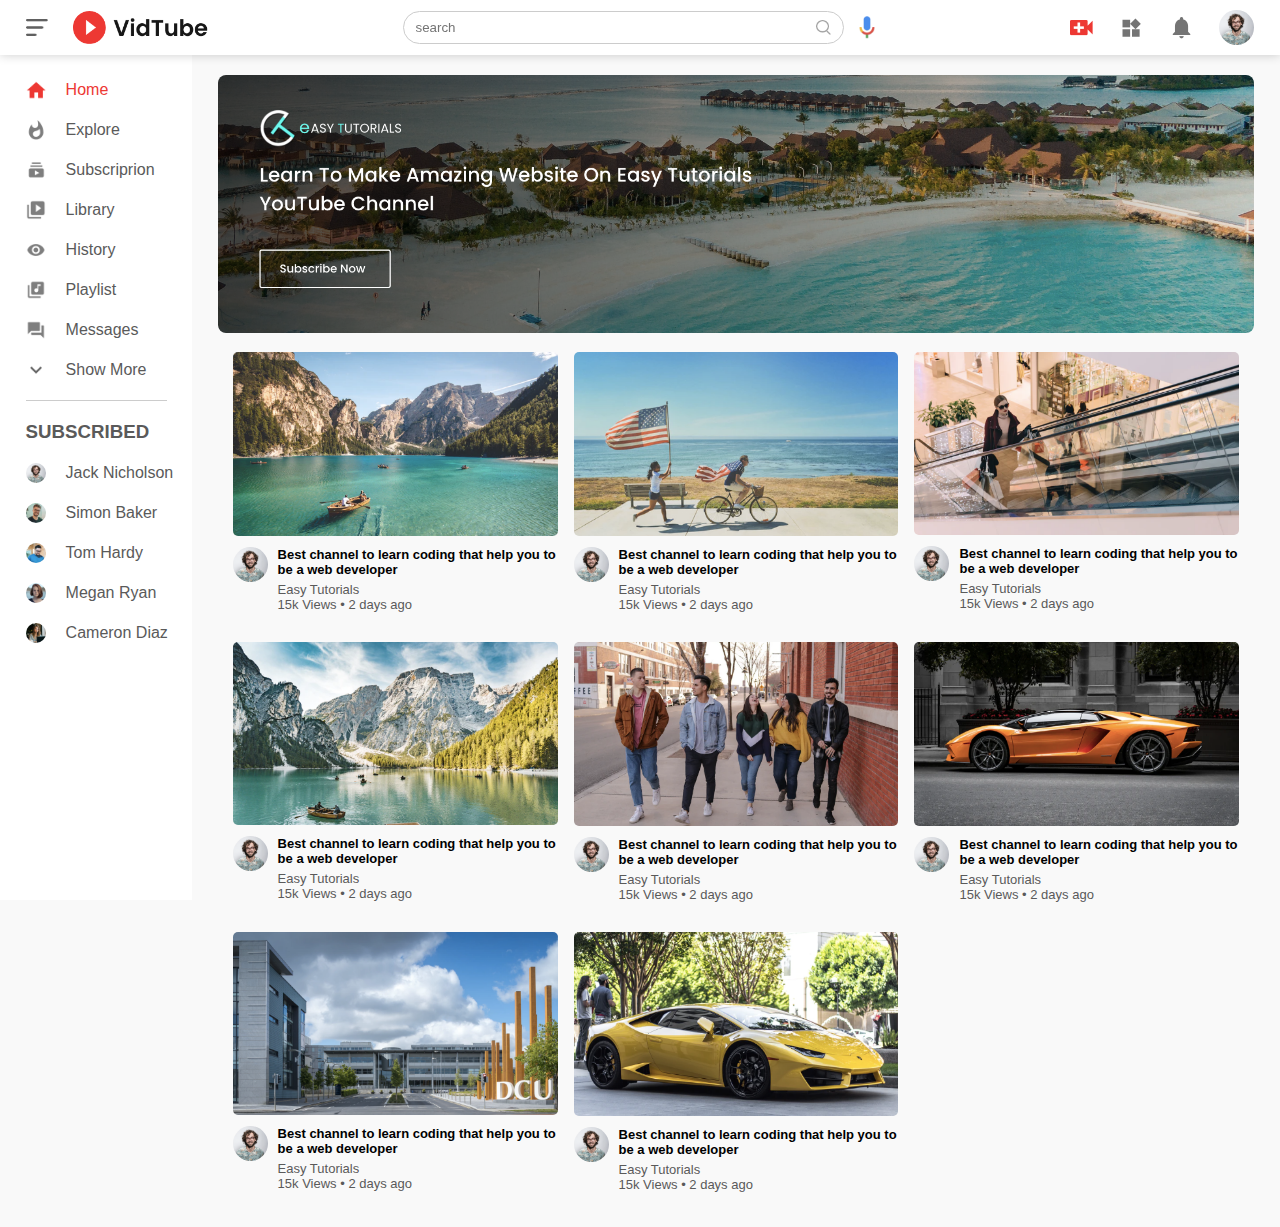
<file: index.html>
<!DOCTYPE html>
<html lang="en">
<head>
    <meta charset="UTF-8">
    <meta http-equiv="X-UA-Compatible" content="IE=edge">
    <meta name="viewport" content="width=device-width, initial-scale=1.0">
    <title>Youtube</title>
    <link rel="stylesheet" href="style.css">
</head>
<body>
    <nav class="flex-div">
        <div class="nav-left flex-div">
            <img src="images/menu.png" class="menu-icon" >
            <img src="images/logo.png" class="logo">
        </div>
        <div class="nav-middle flex-div">
            <div class="search-box flex-div">
                <input type="text" placeholder="search">
                <img src="images/search.png" alt="">
            </div>
            <img src="images/voice-search.png" class="mic-icon">
        </div> 
        <div class="nav-right flex-div">
            <img src="images/upload.png" alt="">
            <img src="images/more.png" alt="">
            <img src="images/notification.png" alt="">
            <img src="images/Jack.png" alt="" class="user-icon ">
        </div>
    </nav>

    <!-- -------------------------side bar----------------------------- -->
    <div class="sidebar">
        <div class="shortcut-links">
            <a href=""><img src="images/home.png" alt=""><p>Home</p></a>
            <a href=""><img src="images/explore.png" alt=""><p>Explore</p></a>
            <a href=""><img src="images/subscriprion.png" alt=""><p>Subscriprion</p></a>
            <a href=""><img src="images/library.png" alt=""><p>Library</p></a>
            <a href=""><img src="images/history.png" alt=""><p>History</p></a>
            <a href=""><img src="images/playlist.png" alt=""><p>Playlist</p></a>
            <a href=""><img src="images/messages.png" alt=""><p>Messages</p></a>
            <a href=""><img src="images/show-more.png" alt=""><p>Show More</p></a>
            <hr>
        </div>

        <div class="subscriber-list">
            <h3>SUBSCRIBED</h3>
            <a href=""><img src="images/Jack.png" alt=""><p>Jack Nicholson</p></a>
            <a href=""><img src="images/simon.png" alt=""><p>Simon Baker</p></a>
            <a href=""><img src="images/tom.png" alt=""><p>Tom Hardy</p></a>
            <a href=""><img src="images/megan.png" alt=""><p>Megan Ryan</p></a>
            <a href=""><img src="images/cameron.png" alt=""><p>Cameron Diaz</p></a>
        </div>
    </div>

    <!-- -------------------------main---------------------------------- -->
    <div class="container">
        <div class="banner">
            <img src="images/banner.png" alt="">
        </div>

        <div class="list-container">
            <div class="vid-list">
                <a href="play-video.html"><img src="images/thumbnail1.png" class="thumbnail"></a>
                <div class="flex-div">
                    <img src="images/Jack.png" alt="">
                    <div class="vid-info">
                        <a href="play-video.html">Best channel to learn coding that help you to be a web developer</a>
                        <p>Easy Tutorials</p>
                        <p>15k Views &bull; 2 days ago</p>
                    </div>
                </div>
            </div>
            <div class="vid-list">
                <a href=""><img src="images/thumbnail2.png" class="thumbnail"></a>
                <div class="flex-div">
                    <img src="images/Jack.png" alt="">
                    <div class="vid-info">
                        <a href="">Best channel to learn coding that help you to be a web developer</a>
                        <p>Easy Tutorials</p>
                        <p>15k Views &bull; 2 days ago</p>
                    </div>
                </div>
            </div>
            <div class="vid-list">
                <a href=""><img src="images/thumbnail3.png" class="thumbnail"></a>
                <div class="flex-div">
                    <img src="images/Jack.png" alt="">
                    <div class="vid-info">
                        <a href="">Best channel to learn coding that help you to be a web developer</a>
                        <p>Easy Tutorials</p>
                        <p>15k Views &bull; 2 days ago</p>
                    </div>
                </div>
            </div>
            <div class="vid-list">
                <a href=""><img src="images/thumbnail4.png" class="thumbnail"></a>
                <div class="flex-div">
                    <img src="images/Jack.png" alt="">
                    <div class="vid-info">
                        <a href="">Best channel to learn coding that help you to be a web developer</a>
                        <p>Easy Tutorials</p>
                        <p>15k Views &bull; 2 days ago</p>
                    </div>
                </div>
            </div>
            <div class="vid-list">
                <a href=""><img src="images/thumbnail5.png" class="thumbnail"></a>
                <div class="flex-div">
                    <img src="images/Jack.png" alt="">
                    <div class="vid-info">
                        <a href="">Best channel to learn coding that help you to be a web developer</a>
                        <p>Easy Tutorials</p>
                        <p>15k Views &bull; 2 days ago</p>
                    </div>
                </div>
            </div>
            <div class="vid-list">
                <a href=""><img src="images/thumbnail6.png" class="thumbnail"></a>
                <div class="flex-div">
                    <img src="images/Jack.png" alt="">
                    <div class="vid-info">
                        <a href="">Best channel to learn coding that help you to be a web developer</a>
                        <p>Easy Tutorials</p>
                        <p>15k Views &bull; 2 days ago</p>
                    </div>
                </div>
            </div>
            <div class="vid-list">
                <a href=""><img src="images/thumbnail7.png" class="thumbnail"></a>
                <div class="flex-div">
                    <img src="images/Jack.png" alt="">
                    <div class="vid-info">
                        <a href="">Best channel to learn coding that help you to be a web developer</a>
                        <p>Easy Tutorials</p>
                        <p>15k Views &bull; 2 days ago</p>
                    </div>
                </div>
            </div>
            <div class="vid-list">
                <a href=""><img src="images/thumbnail8.png" class="thumbnail"></a>
                <div class="flex-div">
                    <img src="images/Jack.png" alt="">
                    <div class="vid-info">
                        <a href="">Best channel to learn coding that help you to be a web developer</a>
                        <p>Easy Tutorials</p>
                        <p>15k Views &bull; 2 days ago</p>
                    </div>
                </div>
            </div>
        </div>
    </div>

    <script src="script.js"></script>
</body>
</html>
</file>
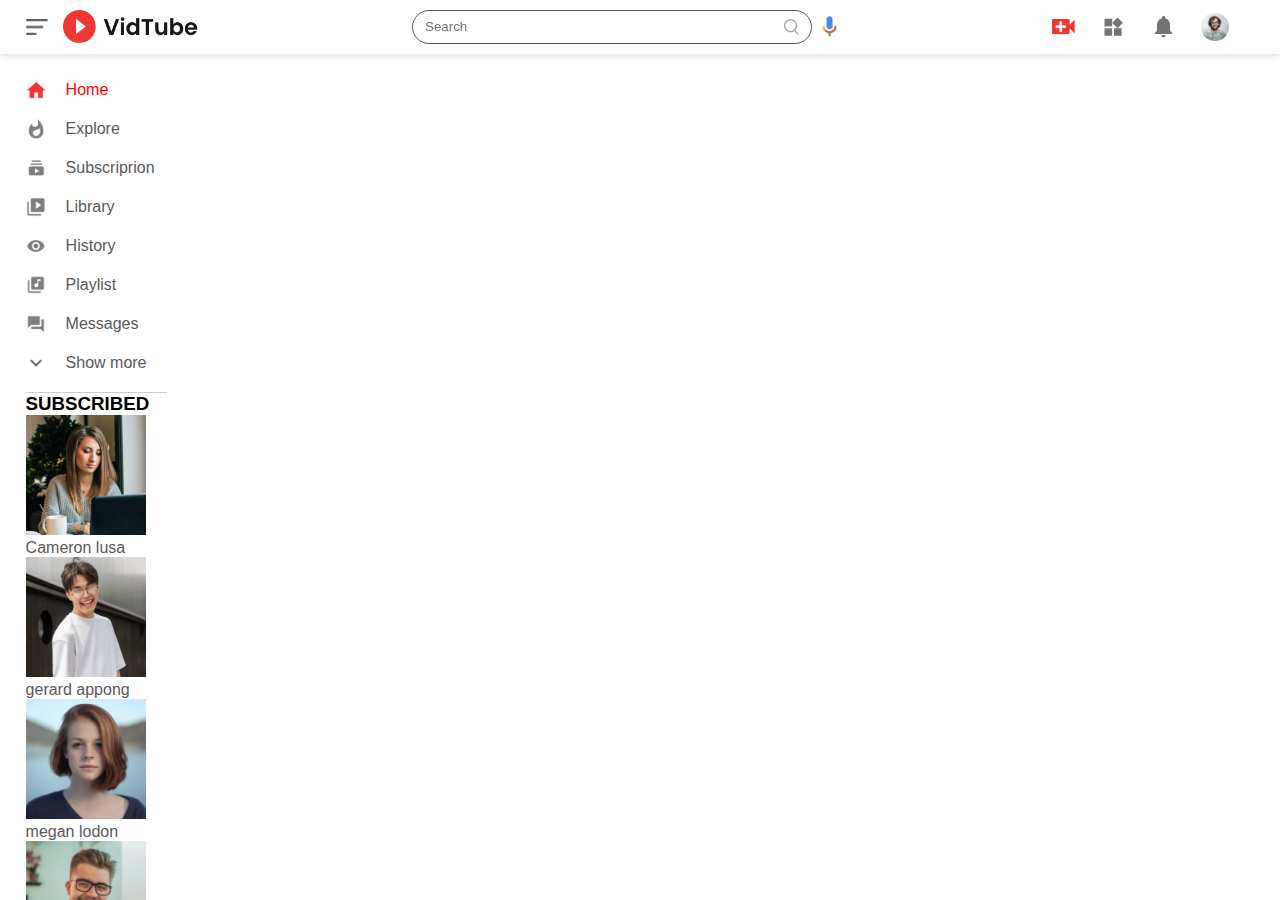
<file: latihan.html>
<!DOCTYPE html>
<html lang="en">
<head>
    <meta charset="UTF-8">
    <meta http-equiv="X-UA-Compatible" content="IE=edge">
    <meta name="viewport" content="width=device-width, initial-scale=1.0">
    <link rel="stylesheet" href="latihan.css">
    <title>Latihan</title>
</head>
<body>
    <nav class="flex-div">
        <div class="nav-left flex-div">
            <img src="images/menu.png" class="menu-icon" >
            <img src="images/logo.png" class="logo">
        </div>
        <div class="nav-middle flex-div">
            <div class="search-box flex-div">
                <input type="text" placeholder="Search">
                <img src="images/search.png" alt="">
            </div>
            <img src="images/voice-search.png" class="mic-icon" alt="">
        </div>
        <div class="nav-right flex-div">
            <img src="images/upload.png">
            <img src="images/more.png">
            <img src="images/notification.png">
            <img src="images/Jack.png">
        </div>
    </nav>


    <!-- --------------------side bar--------------------------- -->
    <div class="side-bar">
        <div class="shortcut-links">
            <a href=""><img src="images/home.png" alt=""><p>Home</p></a>
            <a href=""><img src="images/explore.png" alt=""><p>Explore</p></a>
            <a href=""><img src="images/subscriprion.png" alt=""><p>Subscriprion</p></a>
            <a href=""><img src="images/library.png" alt=""><p>Library</p></a>
            <a href=""><img src="images/history.png" alt=""><p>History</p></a>
            <a href=""><img src="images/playlist.png" alt=""><p>Playlist</p></a>
            <a href=""><img src="images/messages.png" alt=""><p>Messages</p></a>
            <a href=""><img src="images/show-more.png" alt=""><p>Show more</p></a>
            <hr>
        </div>

        <div class="subscriber-list">
            <h3>SUBSCRIBED</h3>
            <a href=""><img src="images/cameron.png" alt=""><p>Cameron lusa</p></a>
            <a href=""><img src="images/gerard.png" alt=""><p>gerard appong</p></a>
            <a href=""><img src="images/megan.png" alt=""><p>megan lodon</p></a>
            <a href=""><img src="images/simon.png" alt=""><p>simon celli</p></a>
            <a href=""><img src="images/tom.png" alt=""><p>tom hornay</p></a>
        </div>
    </div>
</body>
</html>
</file>
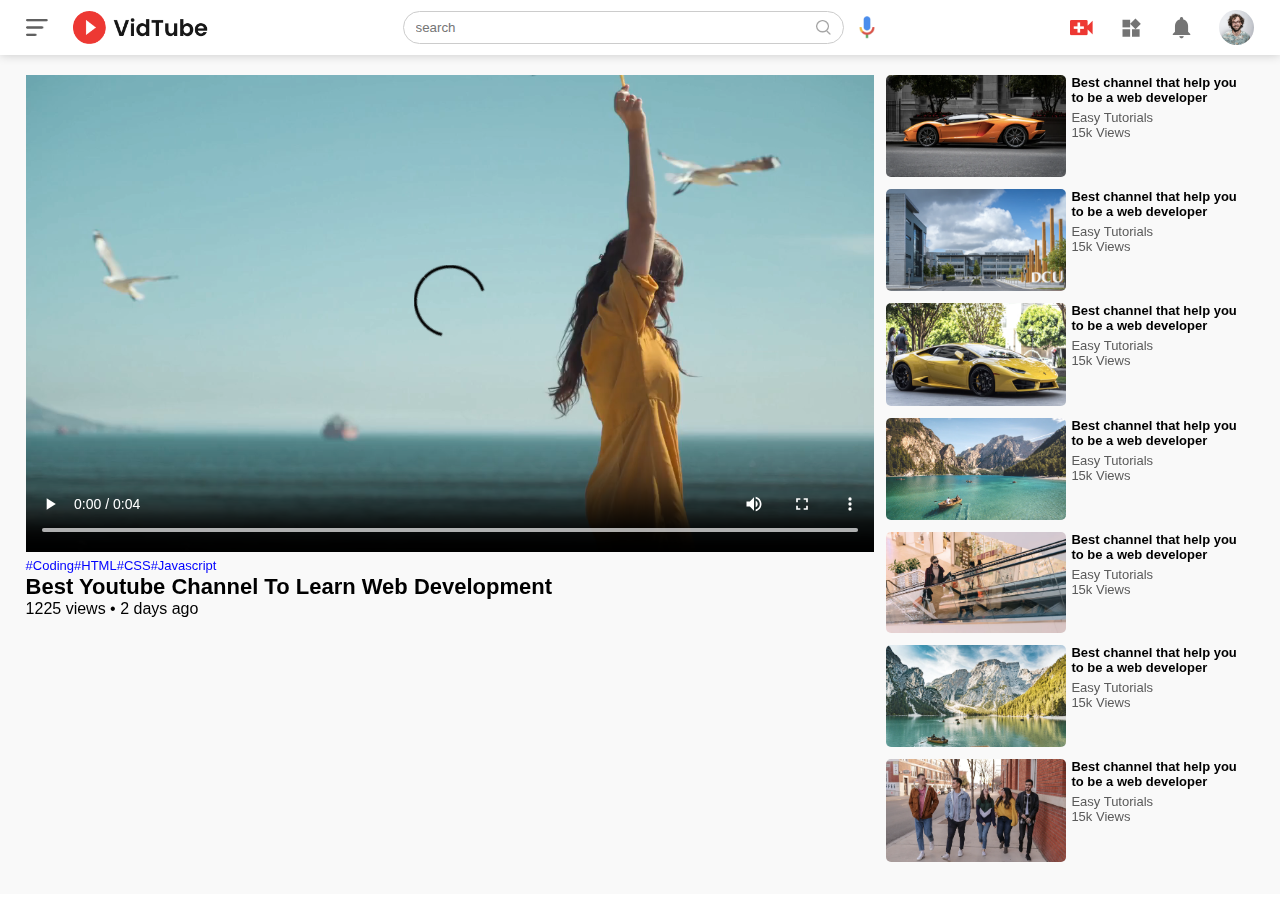
<file: play-video.html>
<!DOCTYPE html>
<html lang="en">
<head>
    <meta charset="UTF-8">
    <meta http-equiv="X-UA-Compatible" content="IE=edge">
    <meta name="viewport" content="width=device-width, initial-scale=1.0">
    <title>Play Video Youtube</title>
    <link rel="stylesheet" href="style.css">
</head>
<body>
    <nav class="flex-div">
        <div class="nav-left flex-div">
            <img src="images/menu.png" class="menu-icon" >
            <img src="images/logo.png" class="logo">
        </div>
        <div class="nav-middle flex-div">
            <div class="search-box flex-div">
                <input type="text" placeholder="search">
                <img src="images/search.png" alt="">
            </div>
            <img src="images/voice-search.png" class="mic-icon">
        </div> 
        <div class="nav-right flex-div">
            <img src="images/upload.png" alt="">
            <img src="images/more.png" alt="">
            <img src="images/notification.png" alt="">
            <img src="images/Jack.png" alt="" class="user-icon ">
        </div>
    </nav>

    <div class="container play-container">
        <div class="row">
            <div class="play-video">
                <video controls autoplay>
                    <source src="images/video.mp4" type="video/mp4">
                </video>

                <div class="tags">
                    <a href="">#Coding</a><a href="">#HTML</a><a href="">#CSS</a><a href="">#Javascript</a>
                </div>

                <h3>Best Youtube Channel To Learn Web Development   </h3>

                <div class="play-video-info">
                    <p>1225 views &bull; 2 days ago</p>
                </div>
            </div>

            <div class="right-sidebar">
                <div class="side-video-list">
                    <a href="" class="small-thumbnail"><img src="images/thumbnail6.png" alt=""></a>
                    <div class="vid-info">
                        <a href="">Best channel that help you to be a web developer</a>
                        <p>Easy Tutorials</p>
                        <p>15k Views</p>
                    </div>
                </div>
                <div class="side-video-list">
                    <a href="" class="small-thumbnail"><img src="images/thumbnail7.png" alt=""></a>
                    <div class="vid-info">
                        <a href="">Best channel that help you to be a web developer</a>
                        <p>Easy Tutorials</p>
                        <p>15k Views</p>
                    </div>
                </div>
                <div class="side-video-list">
                    <a href="" class="small-thumbnail"><img src="images/thumbnail8.png" alt=""></a>
                    <div class="vid-info">
                        <a href="">Best channel that help you to be a web developer</a>
                        <p>Easy Tutorials</p>
                        <p>15k Views</p>
                    </div>
                </div>
                <div class="side-video-list">
                    <a href="" class="small-thumbnail"><img src="images/thumbnail1.png" alt=""></a>
                    <div class="vid-info">
                        <a href="">Best channel that help you to be a web developer</a>
                        <p>Easy Tutorials</p>
                        <p>15k Views</p>
                    </div>
                </div>
                <div class="side-video-list">
                    <a href="" class="small-thumbnail"><img src="images/thumbnail3.png" alt=""></a>
                    <div class="vid-info">
                        <a href="">Best channel that help you to be a web developer</a>
                        <p>Easy Tutorials</p>
                        <p>15k Views</p>
                    </div>
                </div>
                <div class="side-video-list">
                    <a href="" class="small-thumbnail"><img src="images/thumbnail4.png" alt=""></a>
                    <div class="vid-info">
                        <a href="">Best channel that help you to be a web developer</a>
                        <p>Easy Tutorials</p>
                        <p>15k Views</p>
                    </div>
                </div>
                <div class="side-video-list">
                    <a href="" class="small-thumbnail"><img src="images/thumbnail5.png" alt=""></a>
                    <div class="vid-info">
                        <a href="">Best channel that help you to be a web developer</a>
                        <p>Easy Tutorials</p>
                        <p>15k Views</p>
                    </div>
                </div>
            </div>
        </div>
    </div>
</body>
</html>
</file>
<file: style.css>
*{
    margin: 0;
    padding: 0;
    box-sizing: border-box;
    font-family: 'poppins', sans-serif;
}

a{
    text-decoration: none;
    color: #5a5a5a;
}

img{
    cursor: pointer;
}

.flex-div{
    display: flex;
    align-items: center;
}

nav{
    padding: 10px 2%;
    justify-content: space-between;
    box-shadow: 0 0 10px rgba(0, 0, 0, 0.2);
    background: #fff;
    position: sticky;
    top: 0;
    z-index: 10;
}

.nav-right img{
    width: 25px;
    margin-right: 25px;
}

.nav-right .user-icon{
    width: 35px;
    border-radius: 50%;
    margin-right: 0;
}

.nav-left .menu-icon{
    width: 22px;
    margin-right: 25px;
}

.nav-left .logo{
    width: 135px;
}

.nav-middle .mic-icon{
    width: 16px;
}

.nav-middle .search-box{
    border: 1px solid #ccc;
    margin-right: 15px;
    padding: 8px 12px;
    border-radius: 25px;
}

.nav-middle .search-box input{
    width: 400px;
    border: 0;
    outline: 0;
    background: transparent;
}

.nav-middle .search-box img{
    width: 15px;
}

/* -----------sidebar-------------- */
.sidebar{
    background: #fff;
    width: 15%;
    height: 100vh;
    position: fixed;
    top: 0;
    padding-left: 2%;
    padding-top: 80px;
}

.shortcut-links a img{
    width: 20px;
    margin-right: 20px;
}

.shortcut-links a {
    display: flex;
    align-items: center;
    margin-bottom: 20px;
    width: fit-content;
    flex-wrap: wrap;
}

.shortcut-links a:first-child{
    color: #ed3833;
}

.sidebar hr{
    border: 0;
    height: 1px;
   background: #ccc;
   width: 85%;
}

.sidebar .subscriber-list h3{
    width: 13px;
    margin: 20px 0;
    color: #5a5a5a;
}

.subscriber-list a{
    display: flex;
    align-items: center;
    margin-bottom: 20px;
    width: fit-content;
    flex-wrap: wrap;
}

.subscriber-list a img{
    width: 20px;
    border-radius: 50%;
    margin-right: 20px;
}

.small-sidebar{
    width: 5%;
}

.small-sidebar a p{
    display: none;
}

.small-sidebar h3{
    display: none;
}

.small-sidebar hr{
    width: 50%;
    margin-bottom: 25px;
}

/* -------------main----------- */
.container{
    background: #f9f9f9;
    padding: 20px 2% 20px 17%;
}

.large-container{
    padding-left: 7%;
}

.banner{
    width: 100%;
}

.banner img{
    width: 100%;
    border-radius: 8px;
}

.list-container{
    display: grid;
    grid-template-columns: repeat(auto-fit,minmax(250px,1fr));
    grid-column-gap: 16px;
    grid-row-gap: 30px;
    margin: 15px;
}

.vid-list .thumbnail{
    width: 100%;
    border-radius: 5px;
}

.vid-list .flex-div{
    align-items: flex-start;
    margin-top: 7px;
}

.vid-list .flex-div img{
    width: 35px;
    margin-right: 10px;
    border-radius: 50%;
}

.vid-info{
    color: #5a5a5a;
    font-size: 13px;
}

.vid-info a{
    color: #000;
    font-weight: 600;
    display: block;
    margin-bottom: 5px;
}

@media (max-width:900px){
    .menu-icon{
        display: none;
    }

    .sidebar{
        display: none;
    }

    .container, .large-container{
        padding-left: 5%;
        padding-right: 5%;
    }

    .nav-right img{
        display: none;
    }

    .nav-right .user-icon{
        display: block;
        width: 30px;
    }

    .nav-middle .search-box input{
        width: 110px;
    }

    .nav-middle .mic-icon{
        display: none;
    }

    .nav-left .logo{
        width: 95px;
    }
}




/* ------------------------------play video page--------------------------- */
.play-container{
    padding-left: 2%;
}

.row{
    display:flex;
    justify-content: space-between;
    flex-wrap: wrap;
}

.play-video{
    flex-basis: 69%;
}

.right-sidebar{
    flex-basis: 30%;
}

.play-video video{
    width: 100%;
}

.side-video-list{
    display: flex;
    width: 100%;
    margin-bottom: 8px;
}

.side-video-list img{
    width: 100%;
    border-radius: 5px;
}

.side-video-list .small-thumbnail{
    flex-basis: 49%;
}

.side-video-list .vid-info{
    flex-basis: 49%;
    margin-left: 5px;
    cursor: pointer;
}

.play-video .tags a {
    color: #0000ff;
    font-size: 13px;
}

.play-video h3{
    font-weight: 600px;
    font-size: 22px;
}
</file>
<file: latihan.css>
*{
    margin: 0;
    padding: 0;
    font-family: 'poppins',sans-serif;
    box-sizing: border-box;
}

img{
    cursor: pointer;
}

a{
    text-decoration: none;
    color: #5a5a5a;
}

.flex-div{
    display: flex;
    align-items: center;
}

nav{
    padding: 10px  2%;
    box-shadow: 0 0 10px rgb(0, 0, 0, 0.2);
    background: #fff;
    justify-content: space-between;
    position: sticky;
    z-index: 10;
}

.nav-left .menu-icon{
  width: 22px;
  margin-right: 15px;
}

.nav-left .logo{
    width: 135px;
}

.nav-middle .search-box{
    border: 1px solid #5a5a5a;
    border-radius: 20px;
    width: 400px;
    background: transparent;
    padding: 8px 12px;
    margin-right: 10px;
}

.search-box input{
    border: 0;
    width: 400px;
    outline: 0;
    background: transparent;
}

.search-box img{
    width: 15px;
}

.nav-middle .mic-icon{
    width: 15px;
}

.nav-right img{
    width: 25px;
    margin-right: 25px;
}

.nav-right img:last-child{
    border-radius: 50%;
    width:28px ;
}

/* --------------------sidebar---------------------- */
.side-bar{
    background: #fff;
    width: 15%;
    height: 100vh;
    padding-top: 80px;
    padding-left: 2%;
    position: fixed;
    top:0;
}

.shortcut-links a img{
    width: 20px;
    margin-right: 20px;
}

.shortcut-links a{
    display: flex;
    align-items: center;
    margin-bottom: 19px;
}

.shortcut-links a:first-child{
    color: red;
}

.shortcut-links hr{
    border: 0;
    height: 1px;
    background: #ccc;
    width: 85%;
}
</file>
